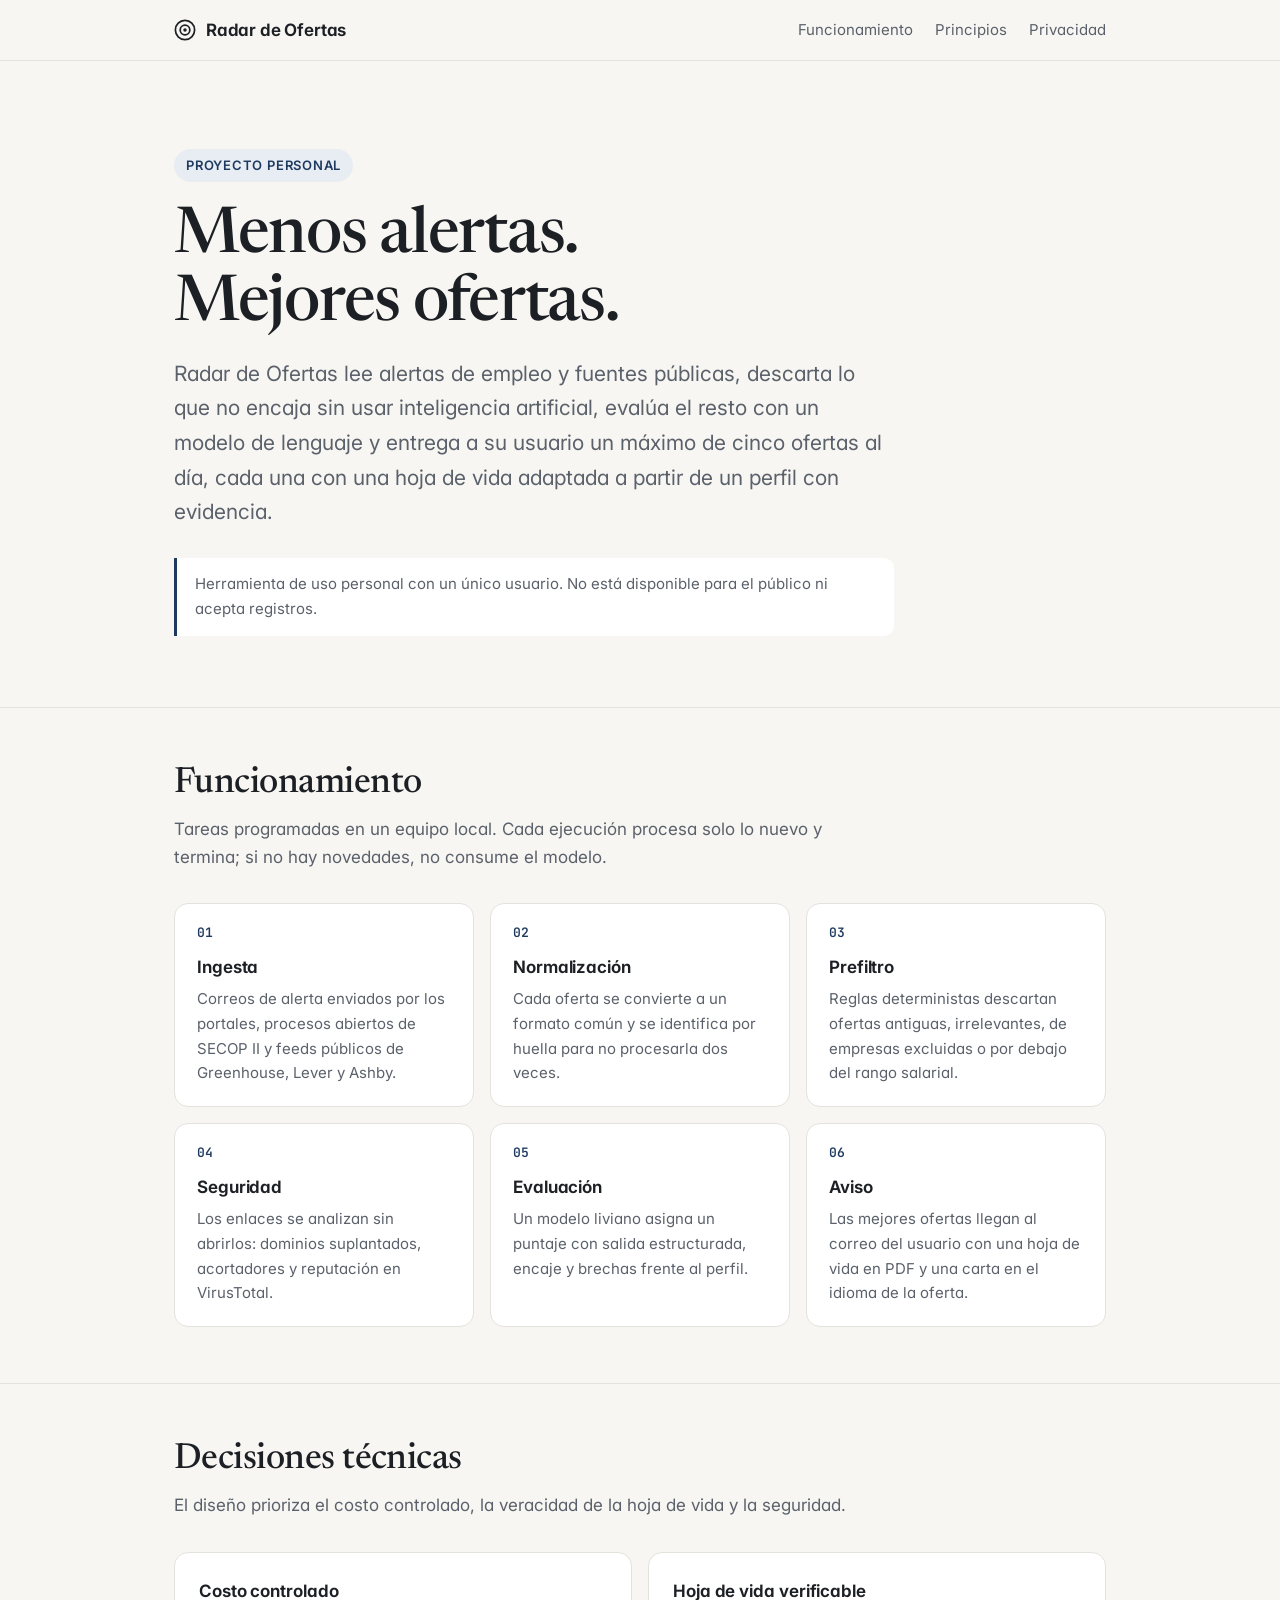
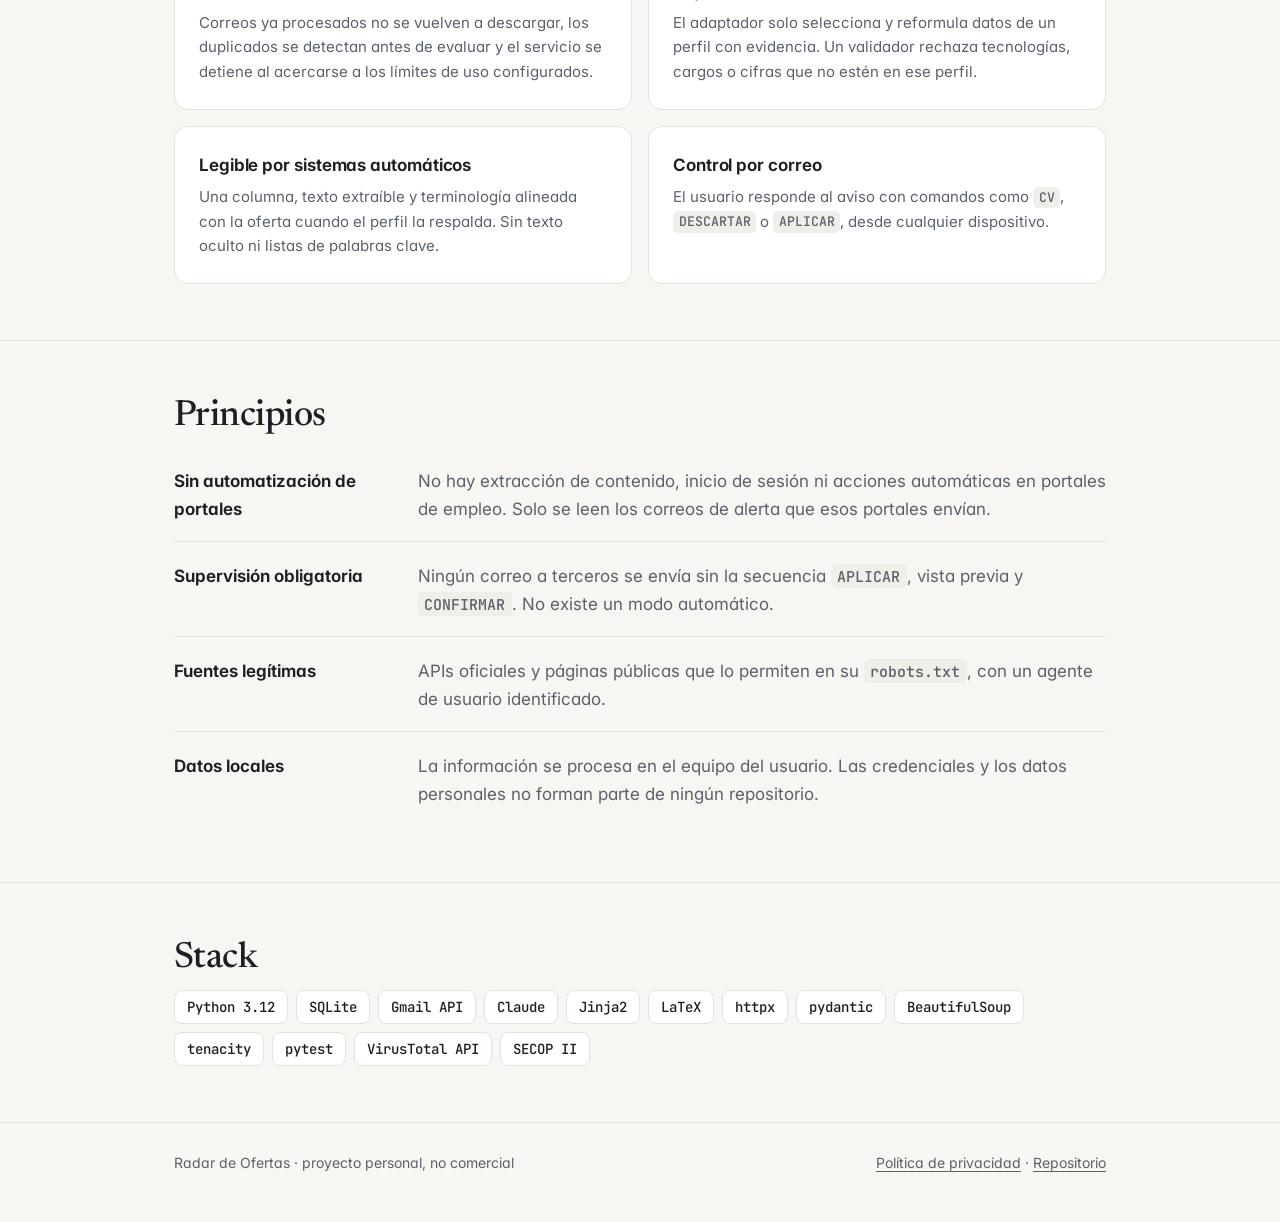
<file: index.html>
<!doctype html>
<html lang="es">
<head>
<meta charset="utf-8">
<meta name="viewport" content="width=device-width, initial-scale=1">
<title>Radar de Ofertas</title>
<meta name="description" content="Herramienta personal que filtra ofertas de empleo y adapta la hoja de vida a partir de un perfil con evidencia.">
<link rel="preconnect" href="https://fonts.googleapis.com">
<link rel="preconnect" href="https://fonts.gstatic.com" crossorigin>
<link href="https://fonts.googleapis.com/css2?family=Inter:wght@400;500;600;700&family=JetBrains+Mono:wght@500;600&family=Newsreader:opsz,wght@6..72,500&display=swap" rel="stylesheet">
<link rel="stylesheet" href="estilos.css">
<link rel="icon" href="data:image/svg+xml,%3Csvg xmlns='http://www.w3.org/2000/svg' viewBox='0 0 32 32'%3E%3Ccircle cx='16' cy='16' r='14' fill='none' stroke='%231f3a5f' stroke-width='2.5'/%3E%3Ccircle cx='16' cy='16' r='7' fill='none' stroke='%231f3a5f' stroke-width='2.5'/%3E%3Ccircle cx='16' cy='16' r='2.5' fill='%231f3a5f'/%3E%3C/svg%3E">
</head>
<body>

<header class="barra">
  <div class="contenedor">
    <a class="marca" href="./">
      <svg width="22" height="22" viewBox="0 0 32 32" aria-hidden="true"><circle cx="16" cy="16" r="14" fill="none" stroke="currentColor" stroke-width="2.5"/><circle cx="16" cy="16" r="7" fill="none" stroke="currentColor" stroke-width="2.5"/><circle cx="16" cy="16" r="2.5" fill="currentColor"/></svg>
      Radar de Ofertas
    </a>
    <nav class="nav">
      <a href="#flujo">Funcionamiento</a>
      <a class="opcional" href="#principios">Principios</a>
      <a href="privacidad.html">Privacidad</a>
    </nav>
  </div>
</header>

<main>
  <div class="contenedor portada">
    <span class="etiqueta">Proyecto personal</span>
    <h1>Menos alertas.<br>Mejores ofertas.</h1>
    <p class="entrada">Radar de Ofertas lee alertas de empleo y fuentes públicas, descarta lo que no encaja sin usar inteligencia artificial, evalúa el resto con un modelo de lenguaje y entrega a su usuario un máximo de cinco ofertas al día, cada una con una hoja de vida adaptada a partir de un perfil con evidencia.</p>
    <p class="aviso">Herramienta de uso personal con un único usuario. No está disponible para el público ni acepta registros.</p>
  </div>

  <section id="flujo">
    <div class="contenedor">
      <h2>Funcionamiento</h2>
      <p class="sub">Tareas programadas en un equipo local. Cada ejecución procesa solo lo nuevo y termina; si no hay novedades, no consume el modelo.</p>
      <ol class="flujo">
        <li><h3>Ingesta</h3><p>Correos de alerta enviados por los portales, procesos abiertos de SECOP II y feeds públicos de Greenhouse, Lever y Ashby.</p></li>
        <li><h3>Normalización</h3><p>Cada oferta se convierte a un formato común y se identifica por huella para no procesarla dos veces.</p></li>
        <li><h3>Prefiltro</h3><p>Reglas deterministas descartan ofertas antiguas, irrelevantes, de empresas excluidas o por debajo del rango salarial.</p></li>
        <li><h3>Seguridad</h3><p>Los enlaces se analizan sin abrirlos: dominios suplantados, acortadores y reputación en VirusTotal.</p></li>
        <li><h3>Evaluación</h3><p>Un modelo liviano asigna un puntaje con salida estructurada, encaje y brechas frente al perfil.</p></li>
        <li><h3>Aviso</h3><p>Las mejores ofertas llegan al correo del usuario con una hoja de vida en PDF y una carta en el idioma de la oferta.</p></li>
      </ol>
    </div>
  </section>

  <section>
    <div class="contenedor">
      <h2>Decisiones técnicas</h2>
      <p class="sub">El diseño prioriza el costo controlado, la veracidad de la hoja de vida y la seguridad.</p>
      <div class="tarjetas">
        <div class="tarjeta"><h3>Costo controlado</h3><p>Correos ya procesados no se vuelven a descargar, los duplicados se detectan antes de evaluar y el servicio se detiene al acercarse a los límites de uso configurados.</p></div>
        <div class="tarjeta"><h3>Hoja de vida verificable</h3><p>El adaptador solo selecciona y reformula datos de un perfil con evidencia. Un validador rechaza tecnologías, cargos o cifras que no estén en ese perfil.</p></div>
        <div class="tarjeta"><h3>Legible por sistemas automáticos</h3><p>Una columna, texto extraíble y terminología alineada con la oferta cuando el perfil la respalda. Sin texto oculto ni listas de palabras clave.</p></div>
        <div class="tarjeta"><h3>Control por correo</h3><p>El usuario responde al aviso con comandos como <code>CV</code>, <code>DESCARTAR</code> o <code>APLICAR</code>, desde cualquier dispositivo.</p></div>
      </div>
    </div>
  </section>

  <section id="principios">
    <div class="contenedor">
      <h2>Principios</h2>
      <ul class="principios">
        <li><strong>Sin automatización de portales</strong><span>No hay extracción de contenido, inicio de sesión ni acciones automáticas en portales de empleo. Solo se leen los correos de alerta que esos portales envían.</span></li>
        <li><strong>Supervisión obligatoria</strong><span>Ningún correo a terceros se envía sin la secuencia <code>APLICAR</code>, vista previa y <code>CONFIRMAR</code>. No existe un modo automático.</span></li>
        <li><strong>Fuentes legítimas</strong><span>APIs oficiales y páginas públicas que lo permiten en su <code>robots.txt</code>, con un agente de usuario identificado.</span></li>
        <li><strong>Datos locales</strong><span>La información se procesa en el equipo del usuario. Las credenciales y los datos personales no forman parte de ningún repositorio.</span></li>
      </ul>
    </div>
  </section>

  <section>
    <div class="contenedor">
      <h2>Stack</h2>
      <ul class="chips">
        <li>Python 3.12</li><li>SQLite</li><li>Gmail API</li><li>Claude</li><li>Jinja2</li><li>LaTeX</li>
        <li>httpx</li><li>pydantic</li><li>BeautifulSoup</li><li>tenacity</li><li>pytest</li><li>VirusTotal API</li><li>SECOP II</li>
      </ul>
    </div>
  </section>
</main>

<footer>
  <div class="contenedor">
    <span>Radar de Ofertas · proyecto personal, no comercial</span>
    <span><a href="privacidad.html">Política de privacidad</a> · <a href="https://github.com/hdballestan/radar-ofertas-legal">Repositorio</a></span>
  </div>
</footer>

</body>
</html>
</file>
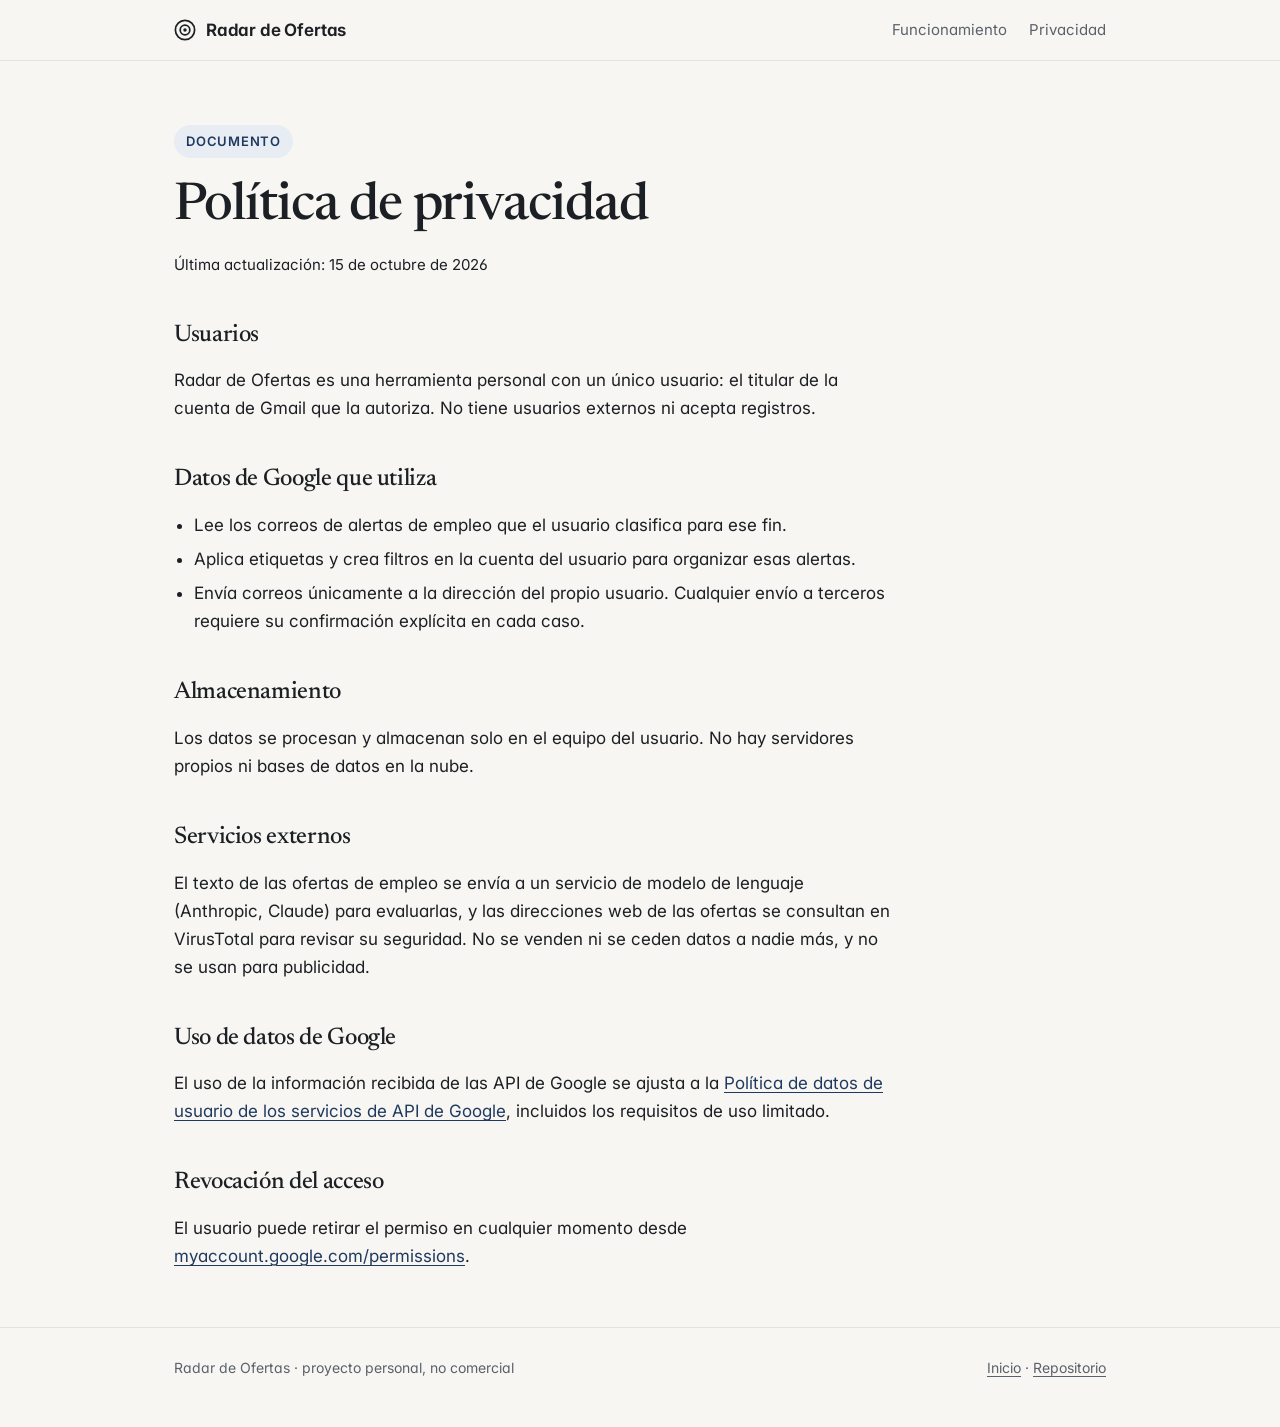
<file: privacidad.html>
<!doctype html>
<html lang="es">
<head>
<meta charset="utf-8">
<meta name="viewport" content="width=device-width, initial-scale=1">
<title>Privacidad · Radar de Ofertas</title>
<meta name="description" content="Política de privacidad de Radar de Ofertas, herramienta personal de un único usuario.">
<link rel="preconnect" href="https://fonts.googleapis.com">
<link rel="preconnect" href="https://fonts.gstatic.com" crossorigin>
<link href="https://fonts.googleapis.com/css2?family=Inter:wght@400;500;600;700&family=JetBrains+Mono:wght@500;600&family=Newsreader:opsz,wght@6..72,500&display=swap" rel="stylesheet">
<link rel="stylesheet" href="estilos.css">
<link rel="icon" href="data:image/svg+xml,%3Csvg xmlns='http://www.w3.org/2000/svg' viewBox='0 0 32 32'%3E%3Ccircle cx='16' cy='16' r='14' fill='none' stroke='%231f3a5f' stroke-width='2.5'/%3E%3Ccircle cx='16' cy='16' r='7' fill='none' stroke='%231f3a5f' stroke-width='2.5'/%3E%3Ccircle cx='16' cy='16' r='2.5' fill='%231f3a5f'/%3E%3C/svg%3E">
</head>
<body>

<header class="barra">
  <div class="contenedor">
    <a class="marca" href="./">
      <svg width="22" height="22" viewBox="0 0 32 32" aria-hidden="true"><circle cx="16" cy="16" r="14" fill="none" stroke="currentColor" stroke-width="2.5"/><circle cx="16" cy="16" r="7" fill="none" stroke="currentColor" stroke-width="2.5"/><circle cx="16" cy="16" r="2.5" fill="currentColor"/></svg>
      Radar de Ofertas
    </a>
    <nav class="nav">
      <a href="./#flujo">Funcionamiento</a>
      <a href="privacidad.html">Privacidad</a>
    </nav>
  </div>
</header>

<main class="contenedor">
  <article class="documento">
    <span class="etiqueta">Documento</span>
    <h1>Política de privacidad</h1>
    <p class="fecha">Última actualización: 15 de octubre de 2026</p>

    <h2>Usuarios</h2>
    <p>Radar de Ofertas es una herramienta personal con un único usuario: el titular de la cuenta de Gmail que la autoriza. No tiene usuarios externos ni acepta registros.</p>

    <h2>Datos de Google que utiliza</h2>
    <ul>
      <li>Lee los correos de alertas de empleo que el usuario clasifica para ese fin.</li>
      <li>Aplica etiquetas y crea filtros en la cuenta del usuario para organizar esas alertas.</li>
      <li>Envía correos únicamente a la dirección del propio usuario. Cualquier envío a terceros requiere su confirmación explícita en cada caso.</li>
    </ul>

    <h2>Almacenamiento</h2>
    <p>Los datos se procesan y almacenan solo en el equipo del usuario. No hay servidores propios ni bases de datos en la nube.</p>

    <h2>Servicios externos</h2>
    <p>El texto de las ofertas de empleo se envía a un servicio de modelo de lenguaje (Anthropic, Claude) para evaluarlas, y las direcciones web de las ofertas se consultan en VirusTotal para revisar su seguridad. No se venden ni se ceden datos a nadie más, y no se usan para publicidad.</p>

    <h2>Uso de datos de Google</h2>
    <p>El uso de la información recibida de las API de Google se ajusta a la <a href="https://developers.google.com/terms/api-services-user-data-policy">Política de datos de usuario de los servicios de API de Google</a>, incluidos los requisitos de uso limitado.</p>

    <h2>Revocación del acceso</h2>
    <p>El usuario puede retirar el permiso en cualquier momento desde <a href="https://myaccount.google.com/permissions">myaccount.google.com/permissions</a>.</p>
  </article>
</main>

<footer>
  <div class="contenedor">
    <span>Radar de Ofertas · proyecto personal, no comercial</span>
    <span><a href="./">Inicio</a> · <a href="https://github.com/hdballestan/radar-ofertas-legal">Repositorio</a></span>
  </div>
</footer>

</body>
</html>
</file>
<file: estilos.css>
:root {
  --fondo: #f7f6f2;
  --superficie: #ffffff;
  --texto: #1c1f24;
  --texto-suave: #5b616b;
  --borde: #e4e2dc;
  --acento: #1f3a5f;
  --acento-suave: #e8edf4;
  --codigo: #f0eee8;
  --ancho: 980px;
  color-scheme: light;
}
@media (prefers-color-scheme: dark) {
  :root {
    --fondo: #111317;
    --superficie: #181b20;
    --texto: #e7e9ec;
    --texto-suave: #9aa1ab;
    --borde: #2a2f37;
    --acento: #8fb3e3;
    --acento-suave: #1d2633;
    --codigo: #20242b;
    color-scheme: dark;
  }
}

* { box-sizing: border-box; }
html { -webkit-text-size-adjust: 100%; }
body {
  margin: 0;
  background: var(--fondo);
  color: var(--texto);
  font: 400 17px/1.65 "Inter", system-ui, -apple-system, "Segoe UI", sans-serif;
  font-feature-settings: "cv11", "ss01";
}
a { color: var(--acento); text-decoration-thickness: 1px; text-underline-offset: 3px; }
a:hover { text-decoration-thickness: 2px; }
code {
  font: 500 0.88em/1 "JetBrains Mono", ui-monospace, monospace;
  background: var(--codigo);
  padding: 0.18em 0.42em;
  border-radius: 5px;
}

.contenedor { max-width: var(--ancho); margin: 0 auto; padding: 0 24px; }

/* Encabezado */
.barra {
  position: sticky; top: 0; z-index: 10;
  background: color-mix(in srgb, var(--fondo) 88%, transparent);
  backdrop-filter: saturate(1.4) blur(10px);
  border-bottom: 1px solid var(--borde);
}
.barra .contenedor { display: flex; align-items: center; justify-content: space-between; height: 60px; gap: 16px; }
.marca { font-weight: 650; letter-spacing: -0.01em; color: var(--texto); text-decoration: none; display: flex; align-items: center; gap: 10px; white-space: nowrap; }
.marca svg { flex: none; }
.nav { display: flex; gap: 22px; font-size: 15px; }
.nav a { color: var(--texto-suave); text-decoration: none; }
.nav a:hover { color: var(--texto); }

/* Portada */
.portada { padding-top: 88px; padding-bottom: 56px; }
.etiqueta {
  display: inline-block; font-size: 13px; font-weight: 600; letter-spacing: 0.06em; text-transform: uppercase;
  color: var(--acento); background: var(--acento-suave); padding: 6px 12px; border-radius: 999px;
}
h1 {
  font-family: "Newsreader", Georgia, serif; font-weight: 500;
  font-size: clamp(40px, 6vw, 64px); line-height: 1.05; letter-spacing: -0.02em;
  margin: 22px 0 18px;
}
.entrada { font-size: clamp(18px, 2.2vw, 21px); color: var(--texto-suave); max-width: 720px; margin: 0; }
.aviso {
  margin-top: 28px; padding: 14px 18px; max-width: 720px;
  border-left: 3px solid var(--acento); background: var(--superficie);
  border-radius: 0 10px 10px 0; font-size: 15px; color: var(--texto-suave);
}

/* Secciones */
section { padding: 56px 0; border-top: 1px solid var(--borde); }
h2 {
  font-family: "Newsreader", Georgia, serif; font-weight: 500;
  font-size: clamp(28px, 3.6vw, 36px); letter-spacing: -0.015em; line-height: 1.15; margin: 0 0 10px;
}
.sub { color: var(--texto-suave); margin: 0 0 32px; max-width: 680px; }
h3 { font-size: 17px; font-weight: 650; margin: 0 0 6px; letter-spacing: -0.005em; }

/* Flujo */
.flujo { list-style: none; margin: 0; padding: 0; display: grid; grid-template-columns: repeat(3, 1fr); gap: 16px; counter-reset: paso; }
.flujo li {
  counter-increment: paso; position: relative;
  background: var(--superficie); border: 1px solid var(--borde); border-radius: 14px; padding: 22px 22px 20px;
}
.flujo li::before {
  content: counter(paso, decimal-leading-zero);
  display: block; font: 600 13px/1 "JetBrains Mono", ui-monospace, monospace; color: var(--acento); margin-bottom: 14px;
}
.flujo p, .tarjetas p { margin: 0; font-size: 15px; color: var(--texto-suave); }

/* Tarjetas */
.tarjetas { display: grid; grid-template-columns: repeat(2, 1fr); gap: 16px; }
.tarjeta { background: var(--superficie); border: 1px solid var(--borde); border-radius: 14px; padding: 24px; }

/* Principios */
.principios { list-style: none; margin: 0; padding: 0; display: grid; gap: 2px; }
.principios li { display: grid; grid-template-columns: 220px 1fr; gap: 24px; padding: 18px 0; border-bottom: 1px solid var(--borde); }
.principios li:last-child { border-bottom: 0; }
.principios strong { font-weight: 650; }
.principios span { color: var(--texto-suave); }

/* Stack */
.chips { display: flex; flex-wrap: wrap; gap: 8px; margin: 0; padding: 0; list-style: none; }
.chips li {
  font: 500 14px/1 "JetBrains Mono", ui-monospace, monospace;
  border: 1px solid var(--borde); background: var(--superficie); padding: 9px 12px; border-radius: 8px;
}

/* Documento (privacidad) */
.documento { max-width: 720px; padding: 64px 0 40px; }
.documento h1 { font-size: clamp(36px, 5vw, 52px); }
.documento h2 { font-size: 24px; margin-top: 44px; }
.documento p, .documento li { color: var(--texto); }
.documento ul { padding-left: 1.2em; }
.documento li { margin: 6px 0; }
.fecha { color: var(--texto-suave); font-size: 15px; margin: 0; }

/* Pie */
footer { border-top: 1px solid var(--borde); padding: 28px 0 48px; color: var(--texto-suave); font-size: 14px; }
footer .contenedor { display: flex; justify-content: space-between; gap: 16px; flex-wrap: wrap; }
footer a { color: var(--texto-suave); }

@media (max-width: 820px) {
  .flujo { grid-template-columns: 1fr 1fr; }
  .principios li { grid-template-columns: 1fr; gap: 4px; }
}
@media (max-width: 560px) {
  .contenedor { padding: 0 16px; }
  .nav { gap: 14px; font-size: 14px; }
  .nav .opcional { display: none; }
  .portada { padding-top: 56px; padding-bottom: 40px; }
  .marca { font-size: 15px; }
  .flujo, .tarjetas { grid-template-columns: 1fr; }
  section { padding: 44px 0; }
}
</file>
